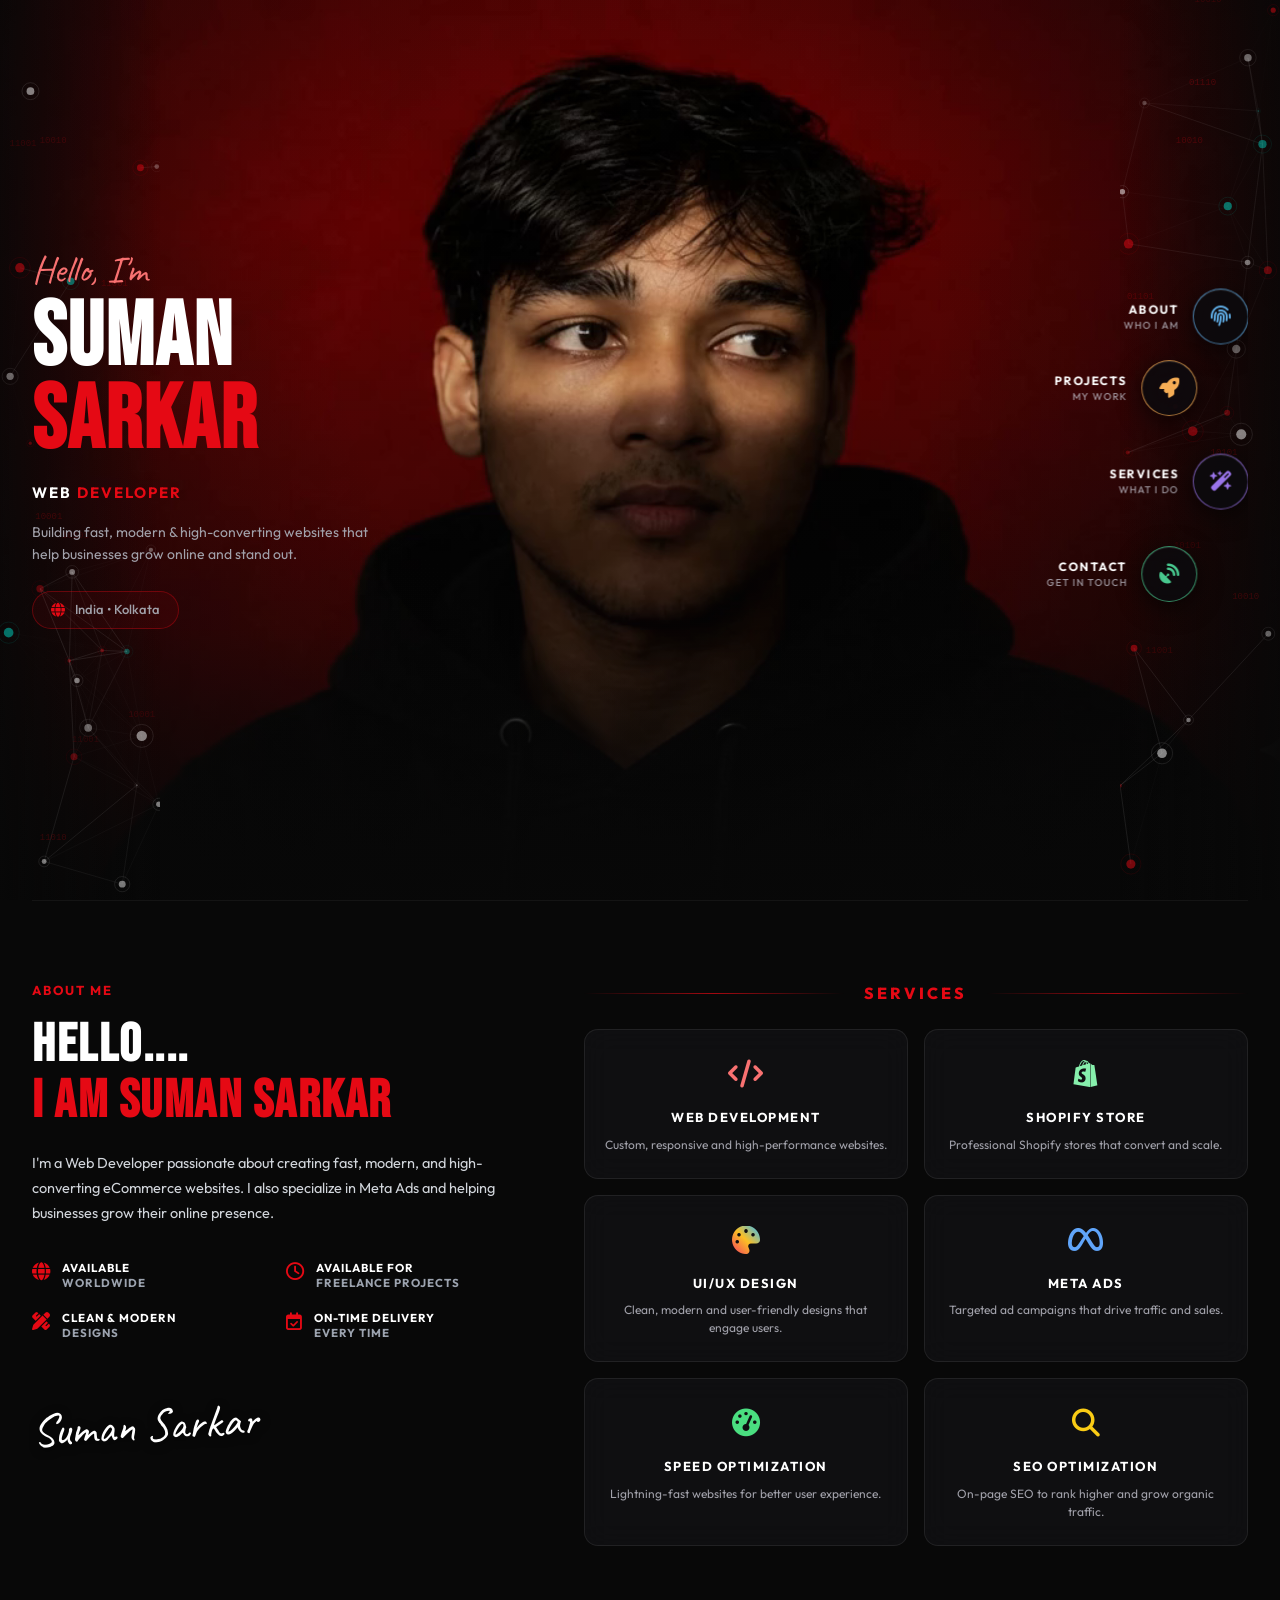
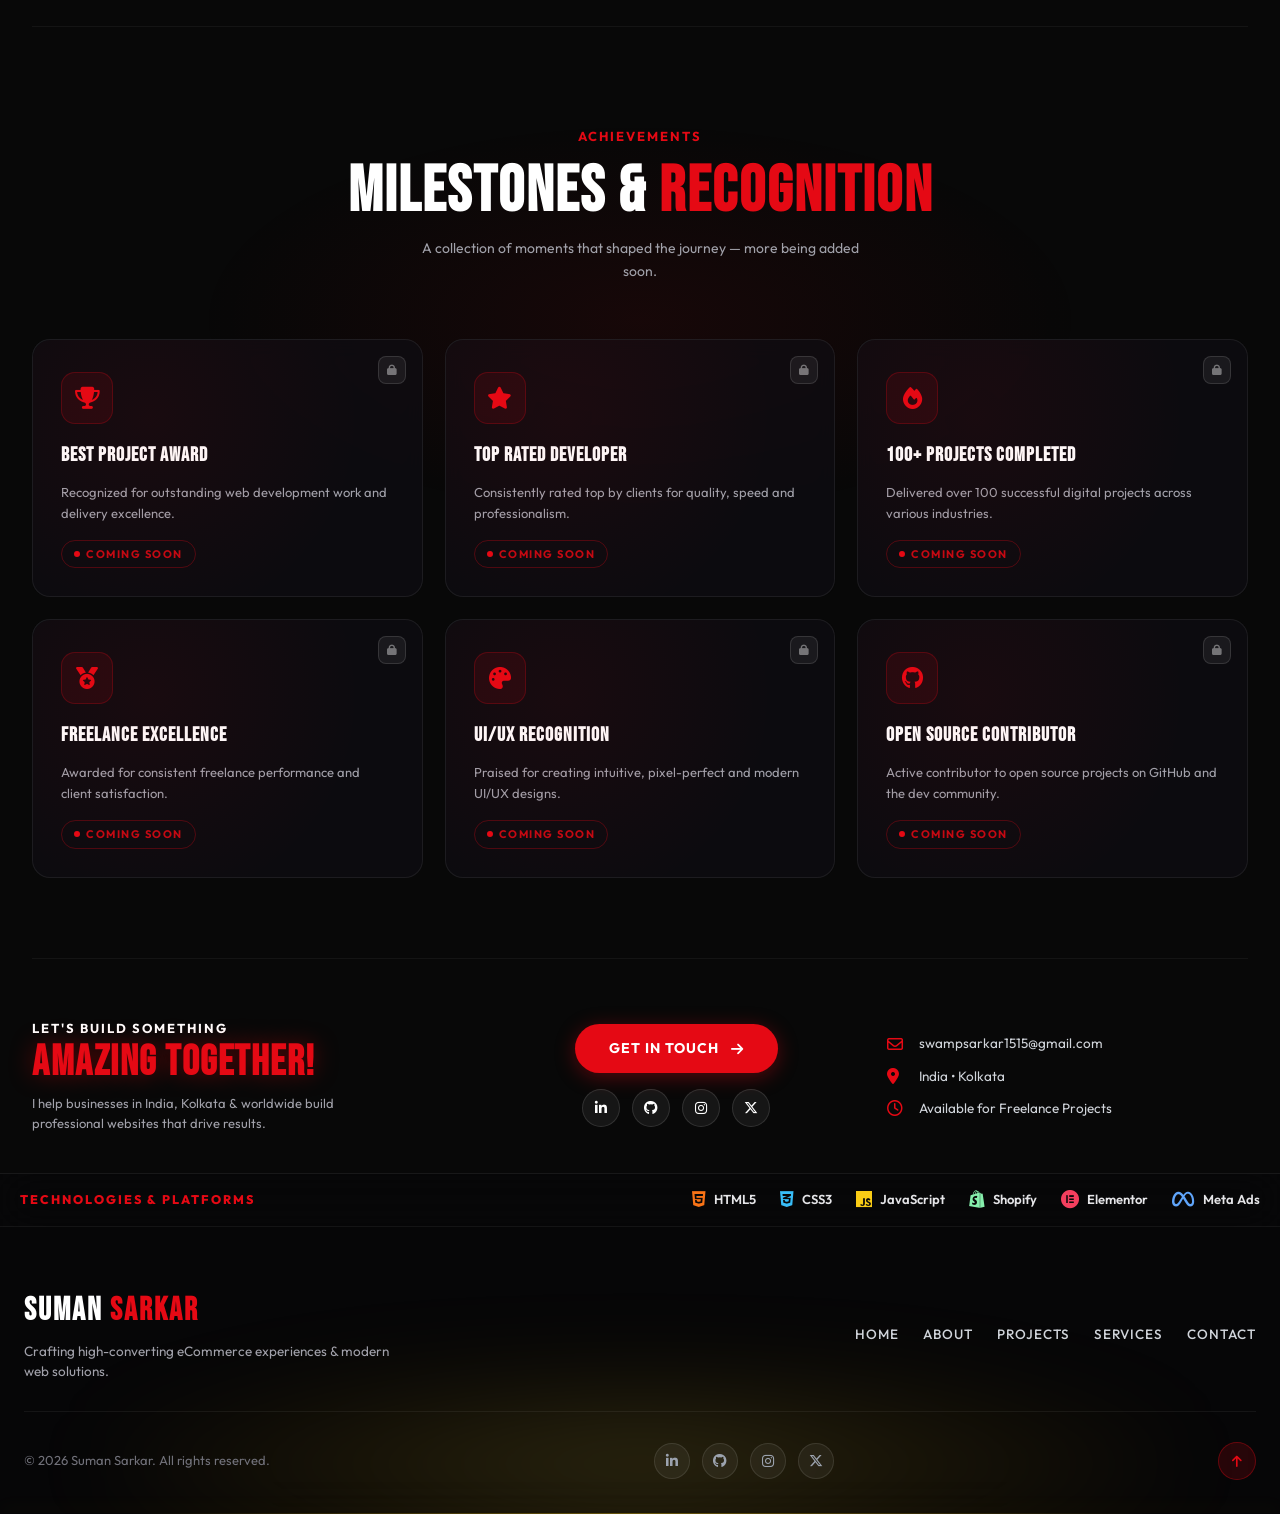
<file: index.html>
<!DOCTYPE html>
<html lang="en">
<head>
    <meta charset="UTF-8">
    <meta name="viewport" content="width=device-width, initial-scale=1.0">
    <title>Suman Sarkar | Web Developer</title>
    <!-- Google Fonts -->
    <link rel="preconnect" href="https://fonts.googleapis.com">
    <link rel="preconnect" href="https://fonts.gstatic.com" crossorigin>
    <link href="https://fonts.googleapis.com/css2?family=Bebas+Neue&family=Caveat:wght@600;700&family=Outfit:wght@300;400;500;600;700;800;900&display=swap" rel="stylesheet">
    <!-- Font Awesome 6 -->
    <link rel="stylesheet" href="https://cdnjs.cloudflare.com/ajax/libs/font-awesome/6.5.1/css/all.min.css">
    <link rel="stylesheet" href="style.css">
</head>
<body>
    <!-- Fixed Background Canvas for Smooth Scroll-Driven Video Scrubbing -->
    <div class="canvas-container">
        <canvas id="hero-lightpass"></canvas>
        <div class="canvas-vignette"></div>
    </div>

    <!-- Tech Side Decorations -->
    <div class="tech-deco tech-deco-left" aria-hidden="true">
        <canvas id="tech-canvas-left" class="tech-canvas"></canvas>
    </div>
    <div class="tech-deco tech-deco-right" aria-hidden="true">
        <canvas id="tech-canvas-right" class="tech-canvas"></canvas>
    </div>

    <!-- Foreground Content Sections -->
    <div class="content-wrapper">

        <!-- ================= HERO SECTION ================= -->
        <section class="hero-section" id="hero">


            <div class="hero-grid">
                <!-- Left Hero Column -->
                <div class="hero-left">
                    <p class="hero-greeting">Hello, I'm</p>
                    <h1 class="hero-name">
                        SUMAN<br>
                        <span class="text-crimson">SARKAR</span>
                    </h1>
                    <h2 class="hero-title">
                        WEB <span class="text-crimson">DEVELOPER</span>
                    </h2>
                    <p class="hero-desc">
                        Building fast, modern & high-converting websites that help businesses grow online and stand out.
                    </p>
                    <div class="hero-location-pill">
                        <i class="fa-solid fa-globe"></i>
                        <span>India &bull; Kolkata</span>
                    </div>
                </div>

                <!-- Center Spacer -->
                <div class="hero-center-spacer"></div>

                <!-- Right: Zigzag Floating Nav Pills -->
                <div class="hero-right">

                    <!-- Pill 1: ZAG right -->
                    <a href="#about" class="feature-pill" data-zag="right">
                        <div class="pill-label">
                            <span class="pill-top">ABOUT</span>
                            <span class="pill-bottom">WHO I AM</span>
                        </div>
                        <div class="pill-icon-circle pic-about">
                            <i class="fa-solid fa-fingerprint"></i>
                        </div>
                    </a>

                    <!-- Pill 2: ZIG left -->
                    <a href="stay-tuned.html?item=Projects" class="feature-pill" data-zag="left">
                        <div class="pill-label">
                            <span class="pill-top">PROJECTS</span>
                            <span class="pill-bottom">MY WORK</span>
                        </div>
                        <div class="pill-icon-circle pic-projects">
                            <i class="fa-solid fa-rocket"></i>
                        </div>
                    </a>

                    <!-- Pill 3: ZAG right -->
                    <a href="#about" class="feature-pill" data-zag="right">
                        <div class="pill-label">
                            <span class="pill-top">SERVICES</span>
                            <span class="pill-bottom">WHAT I DO</span>
                        </div>
                        <div class="pill-icon-circle pic-services">
                            <i class="fa-solid fa-wand-magic-sparkles"></i>
                        </div>
                    </a>

                    <!-- Pill 4: ZIG left -->
                    <a href="#contact" class="feature-pill" data-zag="left">
                        <div class="pill-label">
                            <span class="pill-top">CONTACT</span>
                            <span class="pill-bottom">GET IN TOUCH</span>
                        </div>
                        <div class="pill-icon-circle pic-contact">
                            <i class="fa-solid fa-satellite-dish"></i>
                        </div>
                    </a>

                </div>
            </div>
        </section>

        <!-- ================= ABOUT & SERVICES SECTION ================= -->
        <section class="about-services-section" id="about">
            <div class="about-services-grid">
                
                <!-- Left: About Me -->
                <div class="about-column">
                    <div class="section-tag-row">
                        <span class="section-tag">ABOUT ME</span>
                    </div>
                    <h2 class="about-heading">Hello....<br><span class="text-crimson">I am Suman Sarkar</span></h2>
                    <p class="about-text">
                        I'm a Web Developer passionate about creating fast, modern, and high-converting eCommerce websites. I also specialize in Meta Ads and helping businesses grow their online presence.
                    </p>

                    <div class="about-perks-grid">
                        <div class="perk-item">
                            <i class="fa-solid fa-globe perk-icon"></i>
                            <div class="perk-text">
                                <span class="perk-line-1">AVAILABLE</span>
                                <span class="perk-line-2">WORLDWIDE</span>
                            </div>
                        </div>

                        <div class="perk-item">
                            <i class="fa-regular fa-clock perk-icon"></i>
                            <div class="perk-text">
                                <span class="perk-line-1">AVAILABLE FOR</span>
                                <span class="perk-line-2">FREELANCE PROJECTS</span>
                            </div>
                        </div>

                        <div class="perk-item">
                            <i class="fa-solid fa-pencil-ruler perk-icon"></i>
                            <div class="perk-text">
                                <span class="perk-line-1">CLEAN & MODERN</span>
                                <span class="perk-line-2">DESIGNS</span>
                            </div>
                        </div>

                        <div class="perk-item">
                            <i class="fa-regular fa-calendar-check perk-icon"></i>
                            <div class="perk-text">
                                <span class="perk-line-1">ON-TIME DELIVERY</span>
                                <span class="perk-line-2">EVERY TIME</span>
                            </div>
                        </div>
                    </div>

                    <div class="signature-box">
                        <span class="signature-text">Suman Sarkar</span>
                    </div>
                </div>

                <!-- Right: Services -->
                <div class="services-column">
                    <div class="services-header-row">
                        <div class="header-line"></div>
                        <h2 class="services-title">SERVICES</h2>
                        <div class="header-line"></div>
                    </div>

                    <div class="services-grid">
                        <!-- Card 1 -->
                        <div class="service-card">
                            <div class="service-icon-box code-icon">
                                <i class="fa-solid fa-code"></i>
                            </div>
                            <h3 class="service-name">WEB DEVELOPMENT</h3>
                            <p class="service-desc">Custom, responsive and high-performance websites.</p>
                        </div>

                        <!-- Card 2 -->
                        <div class="service-card">
                            <div class="service-icon-box shopify-icon">
                                <i class="fa-brands fa-shopify"></i>
                            </div>
                            <h3 class="service-name">SHOPIFY STORE</h3>
                            <p class="service-desc">Professional Shopify stores that convert and scale.</p>
                        </div>

                        <!-- Card 3 -->
                        <div class="service-card">
                            <div class="service-icon-box uiux-icon">
                                <i class="fa-solid fa-palette"></i>
                            </div>
                            <h3 class="service-name">UI/UX DESIGN</h3>
                            <p class="service-desc">Clean, modern and user-friendly designs that engage users.</p>
                        </div>

                        <!-- Card 4 -->
                        <div class="service-card">
                            <div class="service-icon-box meta-icon">
                                <i class="fa-brands fa-meta"></i>
                            </div>
                            <h3 class="service-name">META ADS</h3>
                            <p class="service-desc">Targeted ad campaigns that drive traffic and sales.</p>
                        </div>

                        <!-- Card 5 -->
                        <div class="service-card">
                            <div class="service-icon-box speed-icon">
                                <i class="fa-solid fa-gauge-high"></i>
                            </div>
                            <h3 class="service-name">SPEED OPTIMIZATION</h3>
                            <p class="service-desc">Lightning-fast websites for better user experience.</p>
                        </div>

                        <!-- Card 6 -->
                        <div class="service-card">
                            <div class="service-icon-box seo-icon">
                                <i class="fa-solid fa-magnifying-glass"></i>
                            </div>
                            <h3 class="service-name">SEO OPTIMIZATION</h3>
                            <p class="service-desc">On-page SEO to rank higher and grow organic traffic.</p>
                        </div>
                    </div>
                </div>

            </div>
        </section>


        <!-- ================= ACHIEVEMENTS SECTION ================= -->
        <section class="achievements-section" id="achievements">
            <div class="achievements-inner">

                <div class="achievements-header">
                    <span class="section-tag">ACHIEVEMENTS</span>
                    <h2 class="achievements-title">MILESTONES &amp; <span class="text-crimson">RECOGNITION</span></h2>
                    <p class="achievements-sub">A collection of moments that shaped the journey — more being added soon.</p>
                </div>

                <div class="achievements-grid">

                    <!-- Achievement Card 1 -->
                    <a href="stay-tuned.html?item=Achievements" class="achievement-card">
                        <div class="ach-icon-wrap">
                            <i class="fa-solid fa-trophy"></i>
                        </div>
                        <div class="ach-lock"><i class="fa-solid fa-lock"></i></div>
                        <h3 class="ach-title">Best Project Award</h3>
                        <p class="ach-desc">Recognized for outstanding web development work and delivery excellence.</p>
                        <span class="ach-status">Coming Soon</span>
                    </a>

                    <!-- Achievement Card 2 -->
                    <a href="stay-tuned.html?item=Achievements" class="achievement-card">
                        <div class="ach-icon-wrap">
                            <i class="fa-solid fa-star"></i>
                        </div>
                        <div class="ach-lock"><i class="fa-solid fa-lock"></i></div>
                        <h3 class="ach-title">Top Rated Developer</h3>
                        <p class="ach-desc">Consistently rated top by clients for quality, speed and professionalism.</p>
                        <span class="ach-status">Coming Soon</span>
                    </a>

                    <!-- Achievement Card 3 -->
                    <a href="stay-tuned.html?item=Achievements" class="achievement-card">
                        <div class="ach-icon-wrap">
                            <i class="fa-solid fa-fire"></i>
                        </div>
                        <div class="ach-lock"><i class="fa-solid fa-lock"></i></div>
                        <h3 class="ach-title">100+ Projects Completed</h3>
                        <p class="ach-desc">Delivered over 100 successful digital projects across various industries.</p>
                        <span class="ach-status">Coming Soon</span>
                    </a>

                    <!-- Achievement Card 4 -->
                    <a href="stay-tuned.html?item=Achievements" class="achievement-card">
                        <div class="ach-icon-wrap">
                            <i class="fa-solid fa-medal"></i>
                        </div>
                        <div class="ach-lock"><i class="fa-solid fa-lock"></i></div>
                        <h3 class="ach-title">Freelance Excellence</h3>
                        <p class="ach-desc">Awarded for consistent freelance performance and client satisfaction.</p>
                        <span class="ach-status">Coming Soon</span>
                    </a>

                    <!-- Achievement Card 5 -->
                    <a href="stay-tuned.html?item=Achievements" class="achievement-card">
                        <div class="ach-icon-wrap">
                            <i class="fa-solid fa-palette"></i>
                        </div>
                        <div class="ach-lock"><i class="fa-solid fa-lock"></i></div>
                        <h3 class="ach-title">UI/UX Recognition</h3>
                        <p class="ach-desc">Praised for creating intuitive, pixel-perfect and modern UI/UX designs.</p>
                        <span class="ach-status">Coming Soon</span>
                    </a>

                    <!-- Achievement Card 6 -->
                    <a href="stay-tuned.html?item=Achievements" class="achievement-card">
                        <div class="ach-icon-wrap">
                            <i class="fa-brands fa-github"></i>
                        </div>
                        <div class="ach-lock"><i class="fa-solid fa-lock"></i></div>
                        <h3 class="ach-title">Open Source Contributor</h3>
                        <p class="ach-desc">Active contributor to open source projects on GitHub and the dev community.</p>
                        <span class="ach-status">Coming Soon</span>
                    </a>

                </div>
            </div>
        </section>


        <!-- ================= CONTACT CTA SECTION ================= -->
        <section class="cta-contact-section" id="contact">
            <div class="cta-contact-grid">
                <!-- Left: Big CTA Heading -->
                <div class="cta-left">
                    <span class="cta-subheading">LET'S BUILD SOMETHING</span>
                    <h2 class="cta-main-title">AMAZING TOGETHER!</h2>
                    <p class="cta-desc">
                        I help businesses in India, Kolkata & worldwide build professional websites that drive results.
                    </p>
                </div>

                <!-- Center: Button & Social Icons -->
                <div class="cta-center">
                    <a href="mailto:swampsarkar1515@gmail.com" class="get-in-touch-btn">
                        <span>GET IN TOUCH</span>
                        <i class="fa-solid fa-arrow-right"></i>
                    </a>
                    <div class="social-links-row">
                        <a href="https://www.linkedin.com/in/suman-sarkar-3759523ba?utm_source=share_via&utm_content=profile&utm_medium=member_android" target="_blank" class="social-circle" title="LinkedIn">
                            <i class="fa-brands fa-linkedin-in"></i>
                        </a>
                        <a href="https://github.com/00Suman00" target="_blank" class="social-circle" title="GitHub">
                            <i class="fa-brands fa-github"></i>
                        </a>
                        <a href="https://instagram.com/0_0suman0_0" target="_blank" class="social-circle" title="Instagram">
                            <i class="fa-brands fa-instagram"></i>
                        </a>
                        <a href="https://x.com/00Suman_Sarkar0" target="_blank" class="social-circle" title="X (Twitter)">
                            <i class="fa-brands fa-x-twitter"></i>
                        </a>
                    </div>
                </div>

                <!-- Right: Contact Info List -->
                <div class="cta-right">
                    <div class="contact-info-item">
                        <i class="fa-regular fa-envelope contact-icon"></i>
                        <span>swampsarkar1515@gmail.com</span>
                    </div>
                    <div class="contact-info-item">
                        <i class="fa-solid fa-location-dot contact-icon"></i>
                        <span>India &bull; Kolkata</span>
                    </div>
                    <div class="contact-info-item">
                        <i class="fa-regular fa-clock contact-icon"></i>
                        <span>Available for Freelance Projects</span>
                    </div>
                </div>
            </div>
        </section>

        <!-- ================= TECHNOLOGIES & PLATFORMS STRIP ================= -->
        <footer class="tech-platforms-footer">
            <div class="tech-platforms-inner">
                <span class="tech-header-label">TECHNOLOGIES & PLATFORMS</span>
                
                <div class="tech-badges-list">
                    <div class="tech-badge">
                        <i class="fa-brands fa-html5 html-color"></i>
                        <span>HTML5</span>
                    </div>
                    <div class="tech-badge">
                        <i class="fa-brands fa-css3-alt css-color"></i>
                        <span>CSS3</span>
                    </div>
                    <div class="tech-badge">
                        <i class="fa-brands fa-js js-color"></i>
                        <span>JavaScript</span>
                    </div>
                    <div class="tech-badge">
                        <i class="fa-brands fa-shopify shopify-color"></i>
                        <span>Shopify</span>
                    </div>
                    <div class="tech-badge">
                        <i class="fa-brands fa-elementor elementor-color"></i>
                        <span>Elementor</span>
                    </div>
                    <div class="tech-badge">
                        <i class="fa-brands fa-meta meta-color"></i>
                        <span>Meta Ads</span>
                    </div>
                </div>
            </div>
        </footer>

        <!-- ================= MAIN FOOTER ================= -->
        <footer class="main-footer">
            <div class="footer-container">
                <div class="footer-top">
                    <div class="footer-brand">
                        <h3 class="footer-logo">SUMAN <span class="text-crimson">SARKAR</span></h3>
                        <p class="footer-tagline">Crafting high-converting eCommerce experiences & modern web solutions.</p>
                    </div>
                    <div class="footer-nav">
                        <a href="#hero">Home</a>
                        <a href="#about">About</a>
                        <a href="stay-tuned.html?item=Projects">Projects</a>
                        <a href="#about">Services</a>
                        <a href="#contact">Contact</a>
                    </div>
                </div>
                <div class="footer-divider"></div>
                <div class="footer-bottom">
                    <p class="copyright">&copy; 2026 Suman Sarkar. All rights reserved.</p>
                    <div class="footer-socials">
                        <a href="https://www.linkedin.com/in/suman-sarkar-3759523ba?utm_source=share_via&utm_content=profile&utm_medium=member_android" target="_blank" aria-label="LinkedIn"><i class="fa-brands fa-linkedin-in"></i></a>
                        <a href="https://github.com/00Suman00" target="_blank" aria-label="GitHub"><i class="fa-brands fa-github"></i></a>
                        <a href="https://instagram.com/0_0suman0_0" target="_blank" aria-label="Instagram"><i class="fa-brands fa-instagram"></i></a>
                        <a href="https://x.com/00Suman_Sarkar0" target="_blank" aria-label="X (Twitter)"><i class="fa-brands fa-x-twitter"></i></a>
                    </div>
                    <a href="#hero" class="back-to-top" title="Back to top">
                        <i class="fa-solid fa-arrow-up"></i>
                    </a>
                </div>
            </div>
        </footer>

    </div>

    <script src="script.js"></script>
</body>
</html>
</file>
<file: style.css>
/* ========================================================
   GLOBAL RESETS & DESIGN TOKENS
   ======================================================== */
:root {
    --bg-color: #080808;
    --card-bg: rgba(18, 18, 22, 0.72);
    --card-border: rgba(255, 255, 255, 0.08);
    --crimson: #e50914;
    --crimson-dark: #b80710;
    --crimson-glow: rgba(229, 9, 20, 0.35);
    --text-white: #ffffff;
    --text-gray: #a1a1aa;
    --text-muted: #71717a;
    --font-heading: 'Bebas Neue', sans-serif;
    --font-body: 'Outfit', sans-serif;
    --font-script: 'Caveat', cursive;
}

* {
    margin: 0;
    padding: 0;
    box-sizing: border-box;
}

html {
    scroll-behavior: smooth;
    background-color: var(--bg-color);
}

body {
    width: 100%;
    min-height: 100vh;
    font-family: var(--font-body);
    color: var(--text-white);
    background-color: var(--bg-color);
    overflow-x: hidden;
    position: relative;
    line-height: 1.5;
}

/* ========================================================
   FIXED BACKGROUND CANVAS & VIGNETTE
   ======================================================== */
.canvas-container {
    position: fixed;
    top: 0;
    left: 0;
    width: 100vw;
    height: 100vh;
    z-index: 1;
    pointer-events: none;
    overflow: hidden;
    display: flex;
    justify-content: center;
    align-items: center;
}

canvas {
    width: 100vw;
    height: 100vh;
    object-fit: cover;
    display: block;
}

/* Subtle ambient vignette: keeps video crystal clear, punchy, and high-definition */
.canvas-vignette {
    position: absolute;
    inset: 0;
    background: radial-gradient(circle at 50% 38%, transparent 35%, rgba(8, 8, 8, 0.45) 80%, rgba(8, 8, 8, 0.85) 100%),
                linear-gradient(to bottom, rgba(8, 8, 8, 0.05) 0%, transparent 25%, rgba(8, 8, 8, 0.35) 70%, rgba(8, 8, 8, 0.95) 100%);
    pointer-events: none;
}

/* Content sits above the canvas */
.content-wrapper {
    position: relative;
    z-index: 10;
    width: 100%;
    max-width: 1280px;
    margin: 0 auto;
    padding: 0 32px;
}

/* ========================================================
   FLOATING NAV (deprecated - replaced by hero-right pills)
   ======================================================== */
.floating-nav-header { display: none; }


/* ========================================================
   HERO SECTION
   ======================================================== */
.hero-section {
    position: relative;
    min-height: 100vh;
    display: flex;
    flex-direction: column;
    justify-content: center;
    padding-top: 40px;
    padding-bottom: 60px;
    overflow: hidden;
}

/* Giant background watermark "PORTFOLIO" */
.hero-watermark {
    position: absolute;
    top: 15px;
    left: 50%;
    transform: translateX(-50%);
    font-family: var(--font-heading);
    font-size: clamp(90px, 16vw, 220px);
    letter-spacing: 12px;
    color: rgba(180, 15, 25, 0.42);
    text-transform: uppercase;
    user-select: none;
    pointer-events: none;
    z-index: -1;
    white-space: nowrap;
    text-shadow: 0 0 40px rgba(229, 9, 20, 0.3);
}

.hero-grid {
    display: grid;
    grid-template-columns: 1fr 1.4fr 0.85fr;
    align-items: center;
    gap: 20px;
    width: 100%;
}

/* Hero Left Column */
.hero-left {
    display: flex;
    flex-direction: column;
    gap: 12px;
}

.hero-greeting {
    font-family: var(--font-script);
    font-size: 38px;
    color: #f87171;
    line-height: 1;
    margin-bottom: -4px;
}

.hero-name {
    font-family: var(--font-heading);
    font-size: clamp(56px, 7vw, 92px);
    line-height: 0.92;
    letter-spacing: 2px;
    color: var(--text-white);
}

.text-crimson {
    color: var(--crimson);
}

.hero-title {
    font-size: 15px;
    font-weight: 700;
    letter-spacing: 2px;
    color: var(--text-white);
    text-transform: uppercase;
    margin-top: 8px;
}

.hero-desc {
    font-size: 14px;
    color: var(--text-gray);
    max-width: 360px;
    line-height: 1.6;
    margin-top: 4px;
}

.hero-location-pill {
    display: inline-flex;
    align-items: center;
    gap: 10px;
    margin-top: 14px;
    padding: 8px 18px;
    background: rgba(229, 9, 20, 0.08);
    border: 1px solid rgba(229, 9, 20, 0.35);
    border-radius: 9999px;
    color: var(--text-gray);
    font-size: 13px;
    font-weight: 500;
    width: fit-content;
}

.hero-location-pill i {
    color: var(--crimson);
    font-size: 14px;
}

/* Hero Center Spacer (lets background video subject show) */
.hero-center-spacer {
    min-height: 480px;
    pointer-events: none;
}

/* Hero Right Column — Zigzag Floating Nav Pills */
.hero-right {
    display: flex;
    flex-direction: column;
    align-items: flex-end;
    gap: 26px;
    padding-right: 4px;
    width: 100%;
}

/* Zigzag: alternate pills shift left/right via translateX base in JS */
.feature-pill[data-zag="right"] { align-self: flex-end; }
.feature-pill[data-zag="left"]  { align-self: flex-end; margin-right: 42px; }

.feature-pill {
    display: flex;
    align-items: center;
    gap: 14px;
    cursor: pointer;
    will-change: transform;
    text-decoration: none;
}

/* Hover handled by JS; icon glow stays in CSS */

.pill-icon-circle {
    width: 56px;
    height: 56px;
    border-radius: 50%;
    border: 1.5px solid rgba(255, 255, 255, 0.45);
    background: rgba(10, 10, 14, 0.80);
    backdrop-filter: blur(14px);
    -webkit-backdrop-filter: blur(14px);
    display: flex;
    justify-content: center;
    align-items: center;
    color: #fff;
    font-size: 20px;
    box-shadow: 0 6px 24px rgba(0,0,0,0.6), inset 0 1px 0 rgba(255,255,255,0.12);
    transition: all 0.35s ease;
    flex-shrink: 0;
    position: relative;
}

/* Per-pill accent colors */
.pic-about    { border-color: rgba(99,179,237,0.7);  color: #63b3ed; }
.pic-projects { border-color: rgba(246,173,85,0.7);  color: #f6ad55; }
.pic-services { border-color: rgba(154,117,234,0.7); color: #9a75ea; }
.pic-contact  { border-color: rgba(72,199,142,0.7);  color: #48c78e; }

.feature-pill:hover .pic-about    { background: rgba(99,179,237,0.12);  box-shadow: 0 0 24px rgba(99,179,237,0.45); }
.feature-pill:hover .pic-projects { background: rgba(246,173,85,0.12);  box-shadow: 0 0 24px rgba(246,173,85,0.45); }
.feature-pill:hover .pic-services { background: rgba(154,117,234,0.12); box-shadow: 0 0 24px rgba(154,117,234,0.45); }
.feature-pill:hover .pic-contact  { background: rgba(72,199,142,0.12);  box-shadow: 0 0 24px rgba(72,199,142,0.45); }

.pill-label {
    display: flex;
    flex-direction: column;
    text-align: right;
    font-size: 11.5px;
    font-weight: 700;
    letter-spacing: 1.5px;
    line-height: 1.3;
    gap: 2px;
}

.pill-top {
    color: #fff;
    font-size: 12px;
}

.pill-bottom {
    color: rgba(200, 200, 210, 0.72);
    font-size: 10px;
    font-weight: 500;
    letter-spacing: 1px;
}

/* ========================================================
   TECH SIDE DECORATIONS (Circuit Board Aesthetic)
   ======================================================== */
.tech-deco {
    position: fixed;
    top: 0;
    width: 160px;
    height: 100vh;
    z-index: 5;
    pointer-events: none;
    overflow: hidden;
}

.tech-deco-left  { left: 0; }
.tech-deco-right { right: 0; }

.tech-canvas {
    display: block;
    width: 100%;
    height: 100%;
}

/* Floating animation keyframe for hero pills */
@keyframes pill-float {
    0%, 100% { transform: translateY(0px); }
    50%       { transform: translateY(-9px); }
}

/* ========================================================
   ACHIEVEMENTS SECTION
   ======================================================== */
.achievements-section {
    padding: 100px 0 80px;
    border-top: 1px solid rgba(255, 255, 255, 0.05);
    position: relative;
    overflow: hidden;
}

/* Subtle crimson haze behind the section */
.achievements-section::before {
    content: '';
    position: absolute;
    top: 10%;
    left: 50%;
    transform: translateX(-50%);
    width: 70vw;
    height: 400px;
    background: radial-gradient(ellipse, rgba(229,9,20,0.07) 0%, transparent 70%);
    pointer-events: none;
    z-index: 0;
}

.achievements-inner {
    position: relative;
    z-index: 2;
}

.achievements-header {
    text-align: center;
    margin-bottom: 56px;
    display: flex;
    flex-direction: column;
    align-items: center;
    gap: 12px;
}

.achievements-title {
    font-family: var(--font-heading);
    font-size: clamp(36px, 5vw, 64px);
    line-height: 1.05;
    letter-spacing: 2px;
    color: #fff;
}

.achievements-sub {
    font-size: 14px;
    color: var(--text-gray);
    max-width: 460px;
    line-height: 1.65;
}

.achievements-grid {
    display: grid;
    grid-template-columns: repeat(3, 1fr);
    gap: 22px;
}

.achievement-card {
    position: relative;
    background: rgba(16, 14, 20, 0.65);
    border: 1px solid rgba(255, 255, 255, 0.07);
    border-radius: 18px;
    padding: 32px 28px 28px;
    display: flex;
    flex-direction: column;
    gap: 12px;
    text-decoration: none;
    overflow: hidden;
    transition: transform 0.35s ease, border-color 0.35s ease, box-shadow 0.35s ease;
    backdrop-filter: blur(10px);
    -webkit-backdrop-filter: blur(10px);
    cursor: pointer;
}

.achievement-card::before {
    content: '';
    position: absolute;
    inset: 0;
    border-radius: 18px;
    background: radial-gradient(circle at 30% 30%, rgba(229,9,20,0.06) 0%, transparent 65%);
    pointer-events: none;
}

.achievement-card:hover {
    transform: translateY(-6px);
    border-color: rgba(229, 9, 20, 0.35);
    box-shadow: 0 16px 48px rgba(0,0,0,0.55), 0 0 30px rgba(229,9,20,0.12);
}

.ach-icon-wrap {
    width: 52px;
    height: 52px;
    border-radius: 14px;
    background: rgba(229, 9, 20, 0.10);
    border: 1px solid rgba(229, 9, 20, 0.25);
    display: flex;
    justify-content: center;
    align-items: center;
    font-size: 22px;
    color: var(--crimson);
    flex-shrink: 0;
    transition: background 0.3s ease;
}

.achievement-card:hover .ach-icon-wrap {
    background: rgba(229, 9, 20, 0.18);
}

.ach-lock {
    position: absolute;
    top: 16px;
    right: 16px;
    width: 28px;
    height: 28px;
    border-radius: 8px;
    background: rgba(255,255,255,0.06);
    border: 1px solid rgba(255,255,255,0.12);
    display: flex;
    justify-content: center;
    align-items: center;
    font-size: 11px;
    color: rgba(255,255,255,0.4);
}

.ach-title {
    font-family: var(--font-heading);
    font-size: 20px;
    letter-spacing: 1px;
    color: #fff;
    margin-top: 4px;
}

.ach-desc {
    font-size: 13px;
    color: var(--text-gray);
    line-height: 1.6;
    flex: 1;
}

.ach-status {
    display: inline-flex;
    align-items: center;
    gap: 6px;
    font-size: 11px;
    font-weight: 700;
    letter-spacing: 1.5px;
    text-transform: uppercase;
    color: rgba(229,9,20,0.85);
    padding: 5px 12px;
    border: 1px solid rgba(229,9,20,0.3);
    border-radius: 999px;
    width: fit-content;
    margin-top: 4px;
}

.ach-status::before {
    content: '';
    width: 6px;
    height: 6px;
    border-radius: 50%;
    background: var(--crimson);
    animation: pulse-dot 1.6s ease-in-out infinite;
}

@keyframes pulse-dot {
    0%, 100% { opacity: 1; transform: scale(1); }
    50%       { opacity: 0.4; transform: scale(0.7); }
}

/* ========================================================
   ABOUT & SERVICES SECTION
   ======================================================== */
.about-services-section {
    padding: 80px 0;
    border-top: 1px solid rgba(255, 255, 255, 0.05);
}

.about-services-grid {
    display: grid;
    grid-template-columns: 1fr 1.35fr;
    gap: 60px;
    align-items: start;
}

/* About Column */
.about-column {
    display: flex;
    flex-direction: column;
    gap: 16px;
}

.section-tag-row {
    display: flex;
    align-items: center;
    gap: 8px;
}

.section-tag {
    color: var(--crimson);
    font-size: 13px;
    font-weight: 700;
    letter-spacing: 2px;
    text-transform: uppercase;
}

.about-heading {
    font-family: var(--font-heading);
    font-size: clamp(34px, 4.2vw, 54px);
    line-height: 1.05;
    letter-spacing: 1.5px;
    color: #fff;
    margin-bottom: 6px;
}

.about-text {
    font-size: 14.5px;
    color: #d1d5db;
    line-height: 1.7;
    margin-bottom: 12px;
}

.about-perks-grid {
    display: grid;
    grid-template-columns: 1fr 1fr;
    gap: 20px 16px;
    margin-top: 8px;
    margin-bottom: 24px;
}

.perk-item {
    display: flex;
    align-items: flex-start;
    gap: 12px;
}

.perk-icon {
    color: var(--crimson);
    font-size: 18px;
    margin-top: 2px;
}

.perk-text {
    display: flex;
    flex-direction: column;
    font-size: 11.5px;
    font-weight: 700;
    letter-spacing: 1px;
    line-height: 1.3;
}

.perk-line-1 {
    color: #fff;
}

.perk-line-2 {
    color: #9ca3af;
}

.signature-box {
    margin-top: 10px;
}

.signature-text {
    font-family: var(--font-script);
    font-size: 46px;
    color: #ffffff;
    display: inline-block;
    transform: rotate(-3deg);
    text-shadow: 0 2px 10px rgba(0, 0, 0, 0.8);
}

/* Services Column */
.services-column {
    display: flex;
    flex-direction: column;
    gap: 24px;
}

.services-header-row,
.work-header-row {
    display: flex;
    align-items: center;
    justify-content: center;
    gap: 20px;
    width: 100%;
}

.header-line {
    flex: 1;
    height: 1px;
    background: linear-gradient(90deg, transparent, rgba(229, 9, 20, 0.7), transparent);
}

.services-title,
.work-title {
    color: var(--crimson);
    font-size: 16px;
    font-weight: 800;
    letter-spacing: 3px;
    text-transform: uppercase;
}

.services-grid {
    display: grid;
    grid-template-columns: repeat(2, 1fr);
    gap: 16px;
}

.service-card {
    background: var(--card-bg);
    border: 1px solid var(--card-border);
    border-radius: 14px;
    padding: 24px 20px;
    backdrop-filter: blur(14px);
    transition: all 0.35s ease;
    display: flex;
    flex-direction: column;
    align-items: center;
    text-align: center;
    position: relative;
    overflow: hidden;
}

.service-card::before {
    content: '';
    position: absolute;
    top: 0;
    left: 0;
    right: 0;
    height: 2px;
    background: transparent;
    transition: background 0.3s ease;
}

.service-card:hover {
    transform: translateY(-5px);
    border-color: rgba(229, 9, 20, 0.4);
    box-shadow: 0 12px 30px rgba(0, 0, 0, 0.6), 0 0 15px rgba(229, 9, 20, 0.15);
}

.service-card:hover::before {
    background: linear-gradient(90deg, transparent, var(--crimson), transparent);
}

.service-icon-box {
    font-size: 28px;
    margin-bottom: 14px;
    display: flex;
    align-items: center;
    justify-content: center;
    height: 40px;
}

.code-icon i { color: #f87171; }
.shopify-icon i { color: #86efac; }
.uiux-icon i {
    background: linear-gradient(45deg, #f43f5e, #fbbf24, #38bdf8);
    -webkit-background-clip: text;
    -webkit-text-fill-color: transparent;
}
.meta-icon i { color: #60a5fa; }
.speed-icon i { color: #4ade80; }
.seo-icon i { color: #facc15; }

.service-name {
    font-size: 13px;
    font-weight: 700;
    letter-spacing: 1.5px;
    color: #fff;
    margin-bottom: 8px;
    text-transform: uppercase;
}

.service-desc {
    font-size: 12px;
    color: var(--text-gray);
    line-height: 1.5;
}

/* ========================================================
   WORK COLLECTION SECTION
   ======================================================== */
.work-section {
    padding: 70px 0 50px 0;
    position: relative;
}

.work-header-row {
    margin-bottom: 40px;
}

.phones-showcase-container {
    position: relative;
    width: 100%;
    margin-bottom: 50px;
}

/* Horizontal crimson brush / glow stroke behind phones */
.red-brush-glow {
    position: absolute;
    top: 50%;
    left: 5%;
    right: 5%;
    height: 80px;
    transform: translateY(-50%);
    background: radial-gradient(ellipse at center, rgba(229, 9, 20, 0.65) 0%, rgba(180, 5, 15, 0.3) 50%, transparent 80%);
    filter: blur(28px);
    z-index: 1;
    pointer-events: none;
}

.phones-grid {
    position: relative;
    z-index: 2;
    display: grid;
    grid-template-columns: repeat(4, 1fr);
    gap: 20px;
}

/* Phone Card & Realistic Frame */
.phone-card {
    transition: transform 0.4s cubic-bezier(0.2, 0.8, 0.2, 1);
    cursor: pointer;
}

.phone-card:hover {
    transform: translateY(-10px) scale(1.02);
}

.phone-frame {
    background: #111;
    border: 3px solid #333;
    border-radius: 36px;
    padding: 8px;
    box-shadow: 0 20px 40px rgba(0, 0, 0, 0.8), inset 0 0 10px rgba(255, 255, 255, 0.05);
    position: relative;
    overflow: hidden;
}

.phone-speaker {
    width: 44px;
    height: 4px;
    background: #2a2a2a;
    border-radius: 4px;
    position: absolute;
    top: 14px;
    left: 50%;
    transform: translateX(-50%);
    z-index: 5;
}

.phone-screen {
    border-radius: 28px;
    min-height: 400px;
    display: flex;
    flex-direction: column;
    padding: 14px 12px;
    color: #fff;
    overflow: hidden;
    position: relative;
}

/* Themes for Mockup Apps */
.watch-theme { background: linear-gradient(180deg, #18181b 0%, #09090b 100%); }
.fashion-theme { background: linear-gradient(180deg, #27272a 0%, #18181b 100%); }
.tech-theme { background: linear-gradient(180deg, #1e293b 0%, #0f172a 100%); }
.sneakers-theme { background: linear-gradient(180deg, #262626 0%, #171717 100%); }

.screen-header {
    display: flex;
    justify-content: space-between;
    align-items: center;
    font-size: 10px;
    color: #a1a1aa;
    margin-bottom: 12px;
    padding: 0 4px;
}

.screen-icons {
    display: flex;
    gap: 5px;
    font-size: 9px;
}

.screen-content {
    display: flex;
    flex-direction: column;
    align-items: center;
    text-align: center;
    flex: 1;
}

.phone-app-title {
    font-size: 12px;
    font-weight: 800;
    letter-spacing: 1px;
    line-height: 1.2;
    margin-top: 4px;
}

.phone-app-subtitle {
    font-size: 8px;
    color: #a1a1aa;
    letter-spacing: 1px;
    margin-bottom: 12px;
}

.phone-hero-img-wrap {
    width: 100%;
    height: 120px;
    display: flex;
    align-items: center;
    justify-content: center;
    background: rgba(255, 255, 255, 0.03);
    border-radius: 12px;
    margin-bottom: 14px;
}

.luxury-watch-graphic i { font-size: 58px; color: #d4af37; }
.fashion-model-graphic i { font-size: 58px; color: #e2e8f0; }
.tech-graphic i { font-size: 54px; color: #38bdf8; }
.sneakers-graphic i { font-size: 54px; color: #f97316; }

.phone-cta-btn {
    width: 90%;
    background: #fff;
    color: #000;
    border: none;
    border-radius: 20px;
    padding: 6px 0;
    font-size: 9px;
    font-weight: 700;
    letter-spacing: 0.5px;
    cursor: pointer;
    margin-bottom: 14px;
}

.phone-section-label {
    font-size: 8px;
    font-weight: 700;
    letter-spacing: 1px;
    color: #a1a1aa;
    align-self: flex-start;
    margin-bottom: 8px;
}

.phone-item-row {
    display: flex;
    justify-content: space-between;
    width: 100%;
    gap: 6px;
}

.phone-mini-thumb {
    flex: 1;
    height: 38px;
    background: rgba(255, 255, 255, 0.05);
    border: 1px solid rgba(255, 255, 255, 0.08);
    border-radius: 8px;
    display: flex;
    align-items: center;
    justify-content: center;
    font-size: 13px;
    color: #94a3b8;
}

.phone-mini-thumb.active {
    border-color: rgba(229, 9, 20, 0.6);
    background: rgba(229, 9, 20, 0.15);
    color: #fff;
}

/* Stats Counter Bar */
.stats-counter-strip {
    display: grid;
    grid-template-columns: repeat(4, 1fr);
    background: var(--card-bg);
    border: 1px solid var(--card-border);
    border-radius: 16px;
    padding: 24px 20px;
    backdrop-filter: blur(12px);
    margin-top: 10px;
}

.stat-item {
    display: flex;
    align-items: center;
    justify-content: center;
    gap: 14px;
    border-right: 1px solid rgba(255, 255, 255, 0.08);
}

.stat-item:last-child {
    border-right: none;
}

.stat-icon {
    font-size: 24px;
    color: var(--crimson);
}

.stat-text-col {
    display: flex;
    flex-direction: column;
}

.stat-number {
    font-size: 22px;
    font-weight: 800;
    color: #fff;
    line-height: 1.1;
}

.stat-label {
    font-size: 10px;
    font-weight: 700;
    color: var(--text-gray);
    letter-spacing: 1px;
}

/* ========================================================
   CALL TO ACTION & CONTACT SECTION
   ======================================================== */
.cta-contact-section {
    padding: 60px 0 40px 0;
    border-top: 1px solid rgba(255, 255, 255, 0.05);
}

.cta-contact-grid {
    display: grid;
    grid-template-columns: 1.2fr 1fr 1fr;
    align-items: center;
    gap: 30px;
}

.cta-left {
    display: flex;
    flex-direction: column;
    gap: 4px;
}

.cta-subheading {
    font-size: 13px;
    font-weight: 700;
    letter-spacing: 2px;
    color: #fff;
}

.cta-main-title {
    font-family: var(--font-heading);
    font-size: 42px;
    letter-spacing: 1.5px;
    color: var(--crimson);
    line-height: 1;
    text-shadow: 0 0 25px rgba(229, 9, 20, 0.4);
}

.cta-desc {
    font-size: 13px;
    color: var(--text-gray);
    max-width: 320px;
    margin-top: 6px;
}

/* Center CTA Button & Socials */
.cta-center {
    display: flex;
    flex-direction: column;
    align-items: center;
    gap: 16px;
}

.get-in-touch-btn {
    display: inline-flex;
    align-items: center;
    justify-content: center;
    gap: 12px;
    background: var(--crimson);
    color: #fff;
    text-decoration: none;
    font-size: 14px;
    font-weight: 700;
    letter-spacing: 1px;
    padding: 14px 34px;
    border-radius: 9999px;
    box-shadow: 0 4px 20px var(--crimson-glow);
    transition: all 0.3s ease;
}

.get-in-touch-btn:hover {
    background: #ff1f2d;
    box-shadow: 0 6px 30px rgba(229, 9, 20, 0.6);
    transform: translateY(-2px);
}

.social-links-row {
    display: flex;
    gap: 12px;
}

.social-circle {
    width: 38px;
    height: 38px;
    border-radius: 50%;
    background: rgba(255, 255, 255, 0.06);
    border: 1px solid rgba(255, 255, 255, 0.12);
    display: flex;
    align-items: center;
    justify-content: center;
    color: #fff;
    text-decoration: none;
    font-size: 14px;
    transition: all 0.3s ease;
}

.social-circle:hover {
    background: var(--crimson);
    border-color: var(--crimson);
    color: #fff;
    transform: translateY(-3px);
    box-shadow: 0 4px 15px var(--crimson-glow);
}

/* Contact Info Column */
.cta-right {
    display: flex;
    flex-direction: column;
    gap: 12px;
}

.contact-info-item {
    display: flex;
    align-items: center;
    gap: 12px;
    font-size: 13.5px;
    color: #d1d5db;
}

.contact-icon {
    color: var(--crimson);
    font-size: 16px;
    width: 20px;
}

/* ========================================================
   BOTTOM TECHNOLOGIES & PLATFORMS STRIP
   ======================================================== */
.tech-platforms-footer {
    width: 100vw;
    position: relative;
    left: 50%;
    right: 50%;
    margin-left: -50vw;
    margin-right: -50vw;
    background: rgba(8, 8, 10, 0.35);
    border-top: 1px solid rgba(255, 255, 255, 0.07);
    padding: 16px 20px;
    backdrop-filter: blur(20px);
    -webkit-backdrop-filter: blur(20px);
}

.tech-platforms-inner {
    max-width: 1280px;
    margin: 0 auto;
    display: flex;
    align-items: center;
    justify-content: space-between;
    flex-wrap: wrap;
    gap: 20px;
}

.tech-header-label {
    color: var(--crimson);
    font-size: 12.5px;
    font-weight: 800;
    letter-spacing: 2px;
    text-transform: uppercase;
}

.tech-badges-list {
    display: flex;
    align-items: center;
    gap: 24px;
    flex-wrap: wrap;
}

.tech-badge {
    display: flex;
    align-items: center;
    gap: 8px;
    font-size: 13px;
    font-weight: 600;
    color: #e4e4e7;
    transition: transform 0.2s ease;
}

.tech-badge:hover {
    transform: translateY(-2px);
    color: #fff;
}

.tech-badge i {
    font-size: 18px;
}

.html-color { color: #f97316; }
.css-color { color: #38bdf8; }
.js-color { color: #facc15; }
.shopify-color { color: #86efac; }
.elementor-color { color: #f43f5e; }
.meta-color { color: #60a5fa; }

/* ========================================================
   RESPONSIVE DESIGN (TABLETS & MOBILES)
   ======================================================== */
@media (max-width: 1024px) {
    .hero-grid {
        grid-template-columns: 1fr;
        text-align: center;
        gap: 30px;
    }

    .hero-left {
        align-items: center;
    }

    .hero-right {
        align-items: center;
        flex-direction: row;
        flex-wrap: wrap;
        justify-content: center;
    }

    .hero-center-spacer {
        min-height: 200px;
    }

    .about-services-grid {
        grid-template-columns: 1fr;
        gap: 40px;
    }

    .phones-grid {
        grid-template-columns: repeat(2, 1fr);
    }

    .cta-contact-grid {
        grid-template-columns: 1fr;
        text-align: center;
        gap: 24px;
    }

    .cta-desc {
        margin: 0 auto;
    }

    .cta-right {
        align-items: center;
    }

    .stats-counter-strip {
        grid-template-columns: repeat(2, 1fr);
        gap: 20px;
    }

    .stat-item:nth-child(2) {
        border-right: none;
    }
}

@media (max-width: 640px) {
    .content-wrapper {
        padding: 0 16px;
    }

    .services-grid {
        grid-template-columns: 1fr;
    }

    .phones-grid {
        grid-template-columns: 1fr;
    }

    .stats-counter-strip {
        grid-template-columns: 1fr;
        gap: 16px;
    }

    .stat-item {
        border-right: none;
    }

    .tech-platforms-inner {
        flex-direction: column;
        text-align: center;
    }
}

/* ========================================================
   MAIN FOOTER
   ======================================================== */
.main-footer {
    width: 100vw;
    position: relative;
    left: 50%;
    right: 50%;
    margin-left: -50vw;
    margin-right: -50vw;
    background: rgba(5, 5, 8, 0.40);
    border-top: 1px solid rgba(255, 255, 255, 0.06);
    padding: 60px 24px 34px 24px;
    z-index: 10;
    overflow: hidden;
    backdrop-filter: blur(22px);
    -webkit-backdrop-filter: blur(22px);
}

/* Dim yellow ambient lighting glow at the bottom */
.main-footer::before {
    content: '';
    position: absolute;
    bottom: -60px;
    left: 50%;
    transform: translateX(-50%);
    width: 85vw;
    max-width: 1100px;
    height: 220px;
    background: radial-gradient(ellipse at center, rgba(253, 224, 71, 0.16) 0%, rgba(234, 179, 8, 0.08) 42%, rgba(202, 138, 4, 0.02) 70%, transparent 80%);
    filter: blur(40px);
    pointer-events: none;
    z-index: 0;
}

.main-footer::after {
    content: '';
    position: absolute;
    bottom: 0;
    left: 0;
    right: 0;
    height: 1px;
    background: linear-gradient(90deg, transparent 10%, rgba(250, 204, 21, 0.35) 50%, transparent 90%);
    box-shadow: 0 -2px 18px rgba(250, 204, 21, 0.3);
    pointer-events: none;
}

.footer-container {
    max-width: 1280px;
    margin: 0 auto;
    display: flex;
    flex-direction: column;
    gap: 30px;
    position: relative;
    z-index: 2;
}

.footer-top {
    display: flex;
    justify-content: space-between;
    align-items: center;
    flex-wrap: wrap;
    gap: 24px;
}

.footer-logo {
    font-family: var(--font-heading);
    font-size: 32px;
    letter-spacing: 2px;
    color: #fff;
    margin-bottom: 6px;
}

.footer-tagline {
    font-size: 13.5px;
    color: var(--text-gray);
    max-width: 380px;
}

.footer-nav {
    display: flex;
    gap: 24px;
    flex-wrap: wrap;
}

.footer-nav a {
    color: #d1d5db;
    text-decoration: none;
    font-size: 13.5px;
    font-weight: 500;
    letter-spacing: 1px;
    text-transform: uppercase;
    transition: color 0.2s ease;
}

.footer-nav a:hover {
    color: var(--crimson);
}

.footer-divider {
    height: 1px;
    background: rgba(255, 255, 255, 0.06);
    width: 100%;
}

.footer-bottom {
    display: flex;
    justify-content: space-between;
    align-items: center;
    flex-wrap: wrap;
    gap: 16px;
}

.copyright {
    font-size: 13px;
    color: var(--text-muted);
}

.footer-socials {
    display: flex;
    gap: 12px;
}

.footer-socials a {
    width: 36px;
    height: 36px;
    border-radius: 50%;
    background: rgba(255, 255, 255, 0.05);
    border: 1px solid rgba(255, 255, 255, 0.1);
    display: flex;
    align-items: center;
    justify-content: center;
    color: #9ca3af;
    text-decoration: none;
    font-size: 14px;
    transition: all 0.3s ease;
}

.footer-socials a:hover {
    background: var(--crimson);
    border-color: var(--crimson);
    color: #fff;
    transform: translateY(-2px);
    box-shadow: 0 4px 15px var(--crimson-glow);
}

.back-to-top {
    width: 38px;
    height: 38px;
    border-radius: 50%;
    background: rgba(229, 9, 20, 0.15);
    border: 1px solid rgba(229, 9, 20, 0.35);
    display: flex;
    align-items: center;
    justify-content: center;
    color: var(--crimson);
    text-decoration: none;
    font-size: 13px;
    transition: all 0.3s ease;
}

.back-to-top:hover {
    background: var(--crimson);
    color: #fff;
    transform: translateY(-3px);
    box-shadow: 0 4px 15px var(--crimson-glow);
}

@media (max-width: 768px) {
    .footer-top, .footer-bottom {
        flex-direction: column;
        text-align: center;
        align-items: center;
    }
}
</file>
